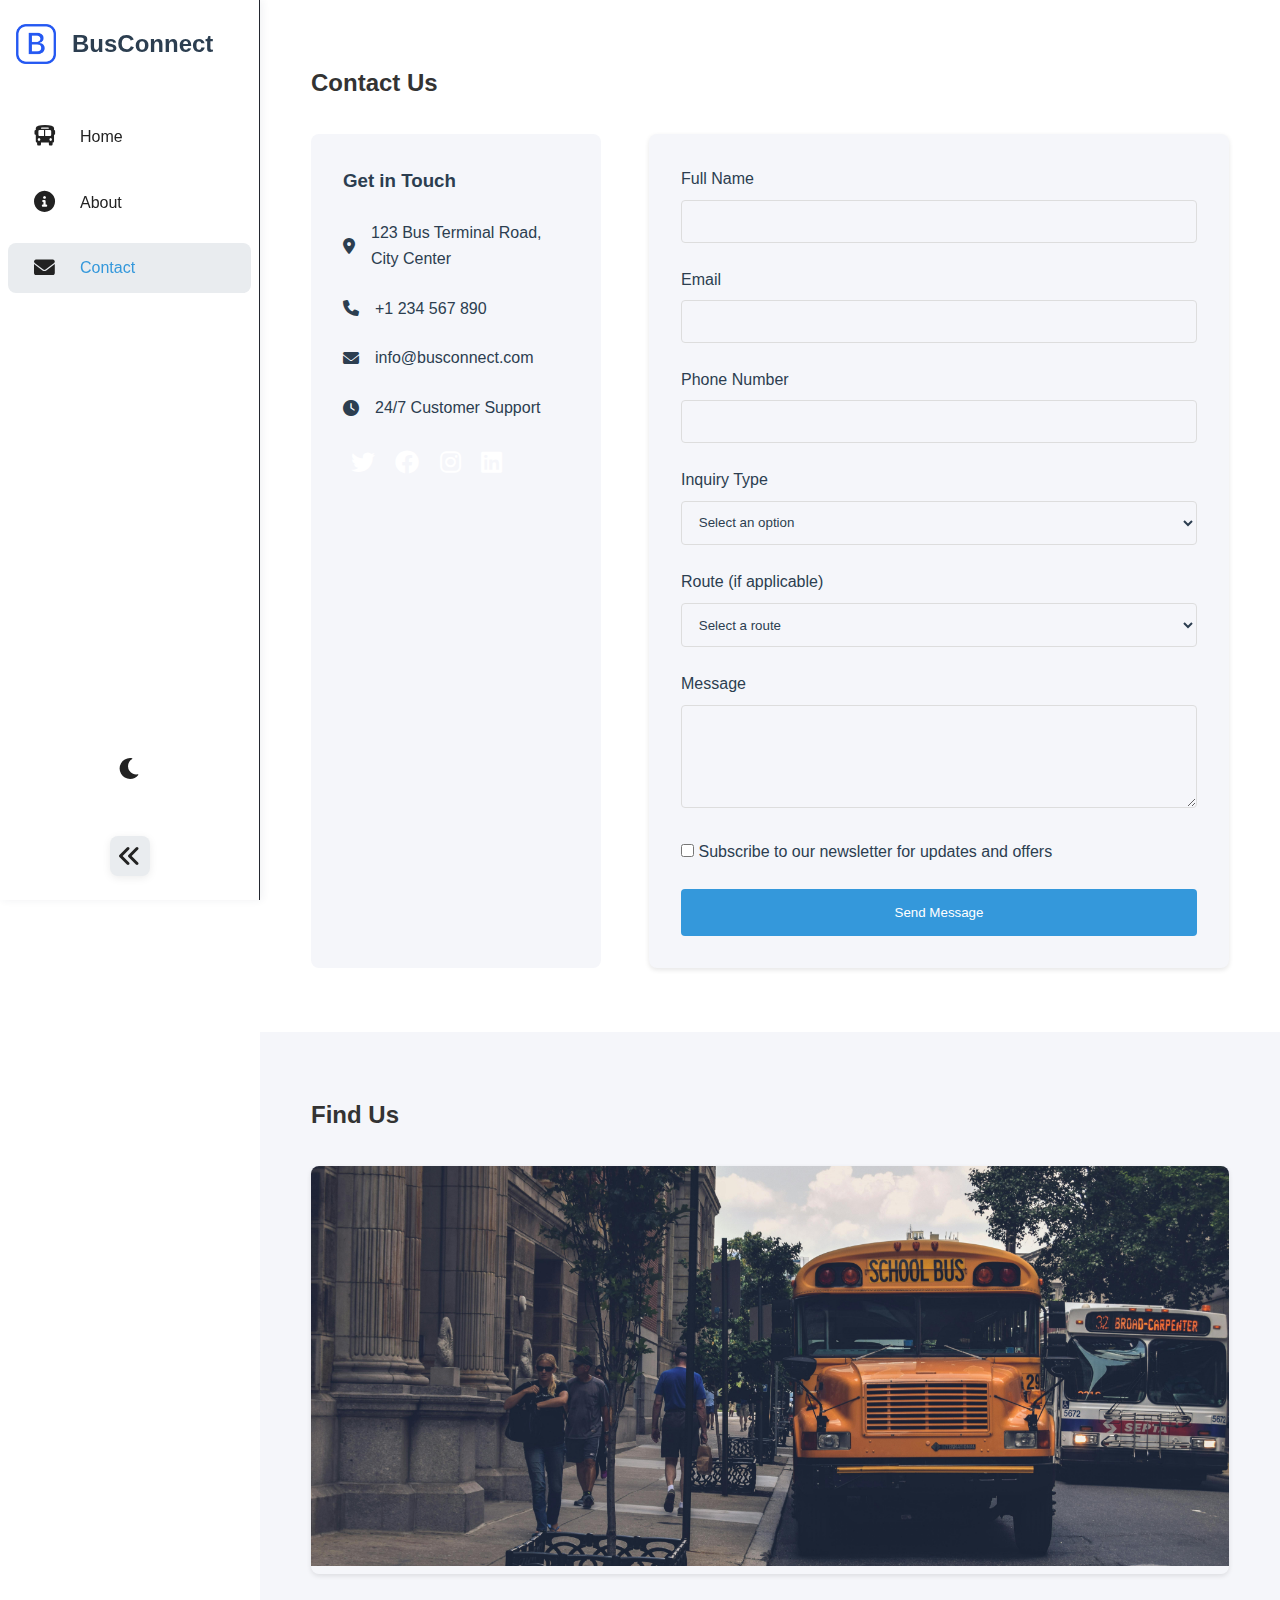
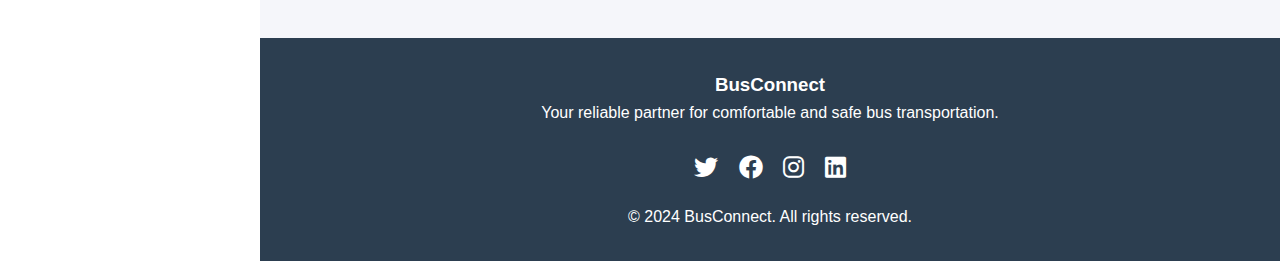
<file: contact.html>
<!DOCTYPE html>
<html lang="en">
<head>
    <meta charset="UTF-8">
    <meta name="viewport" content="width=device-width, initial-scale=1.0">
    <title>BusConnect - Contact Us</title>
    <link rel="stylesheet" href="styles.css">
    <link rel="stylesheet" href="https://cdnjs.cloudflare.com/ajax/libs/font-awesome/6.0.0/css/all.min.css">
</head>
<body>
    <aside class="sidebar">
        <div class="sidebar-header">
            <div class="logo">
                <img src="assets/images/logo.png" alt="BusConnect Logo">
                <h1>BusConnect</h1>
            </div>
        </div>
        <ul class="nav-links">
            <li><a href="index.html"><i class="fas fa-bus"></i> <span class="nav-text">Home</span></a></li>
            <li><a href="about.html"><i class="fas fa-info-circle"></i> <span class="nav-text">About</span></a></li>
            <li><a href="contact.html" class="active"><i class="fas fa-envelope"></i> <span class="nav-text">Contact</span></a></li>
        </ul>
        <button class="dark-mode-toggle" id="darkModeToggle" aria-label="Toggle dark mode"><i class="fas fa-moon"></i></button>
        <div class="sidebar-bottom">
            <button class="collapse-btn" id="collapseSidebar" aria-label="Collapse sidebar">
                <i class="fas fa-angle-double-left"></i>
            </button>
        </div>
    </aside>
    <div class="main-content">
        <section class="contact-section">
            <h2>Contact Us</h2>
            <div class="contact-container">
                <div class="contact-info">
                    <h3>Get in Touch</h3>
                    <div class="info-item">
                        <i class="fas fa-map-marker-alt"></i>
                        <p>123 Bus Terminal Road, City Center</p>
                    </div>
                    <div class="info-item">
                        <i class="fas fa-phone"></i>
                        <p>+1 234 567 890</p>
                    </div>
                    <div class="info-item">
                        <i class="fas fa-envelope"></i>
                        <p>info@busconnect.com</p>
                    </div>
                    <div class="info-item">
                        <i class="fas fa-clock"></i>
                        <p>24/7 Customer Support</p>
                    </div>
                    <div class="social-links">
                        <a href="#"><i class="fab fa-twitter"></i></a>
                        <a href="#"><i class="fab fa-facebook"></i></a>
                        <a href="#"><i class="fab fa-instagram"></i></a>
                        <a href="#"><i class="fab fa-linkedin"></i></a>
                    </div>
                </div>
                <form id="contact-form" class="contact-form">
                    <div class="form-group">
                        <label for="name">Full Name</label>
                        <input type="text" id="name" name="name" required>
                        <span class="error-message"></span>
                    </div>
                    <div class="form-group">
                        <label for="email">Email</label>
                        <input type="email" id="email" name="email" required>
                        <span class="error-message"></span>
                    </div>
                    <div class="form-group">
                        <label for="phone">Phone Number</label>
                        <input type="tel" id="phone" name="phone" required>
                        <span class="error-message"></span>
                    </div>
                    <div class="form-group">
                        <label for="inquiry-type">Inquiry Type</label>
                        <select id="inquiry-type" name="inquiry-type" required>
                            <option value="">Select an option</option>
                            <option value="schedule">Schedule Information</option>
                            <option value="booking">Booking Assistance</option>
                            <option value="complaint">Complaint</option>
                            <option value="feedback">Feedback</option>
                            <option value="other">Other</option>
                        </select>
                        <span class="error-message"></span>
                    </div>
                    <div class="form-group">
                        <label for="route">Route (if applicable)</label>
                        <select id="route" name="route">
                            <option value="">Select a route</option>
                            <option value="city-center">City Center Express</option>
                            <option value="suburban">Suburban Connect</option>
                            <option value="airport">Airport Shuttle</option>
                        </select>
                    </div>
                    <div class="form-group">
                        <label for="message">Message</label>
                        <textarea id="message" name="message" rows="5" required></textarea>
                        <span class="error-message"></span>
                    </div>
                    <div class="form-group">
                        <label class="checkbox-container">
                            <input type="checkbox" id="newsletter" name="newsletter">
                            <span class="checkmark"></span>
                            Subscribe to our newsletter for updates and offers
                        </label>
                    </div>
                    <button type="submit" class="submit-btn">Send Message</button>
                </form>
            </div>
        </section>
        <section class="map-section">
            <h2>Find Us</h2>
            <div class="map-container">
                <!-- Replace with actual map embed code -->
                <img src="assets/images/pexels-vlasceanu-1386484.jpg" alt="Bus Terminal Location" class="map-placeholder">
            </div>
        </section>
        <footer>
            <div class="footer-content">
                <div class="footer-info">
                    <h3>BusConnect</h3>
                    <p>Your reliable partner for comfortable and safe bus transportation.</p>
                </div>
                <div class="social-links">
                    <a href="#"><i class="fab fa-twitter"></i></a>
                    <a href="#"><i class="fab fa-facebook"></i></a>
                    <a href="#"><i class="fab fa-instagram"></i></a>
                    <a href="#"><i class="fab fa-linkedin"></i></a>
                </div>
                <p>&copy; 2024 BusConnect. All rights reserved.</p>
            </div>
        </footer>
    </div>
    <script src="script.js"></script>
</body>
</html>
</file>
<file: styles.css>
/* Reset and base styles */
* {
    margin: 0;
    padding: 0;
    box-sizing: border-box;
}

:root {
    --primary-color: #2c3e50;
    --secondary-color: #3498db;
    --accent-color: #e74c3c;
    --text-color: #333;
    --light-gray: #f5f6fa;
    --white: #ffffff;
    --success-color: #2ecc71;
    --error-color: #e74c3c;
    --sidebar-bg: #ffffff; /* Light mode sidebar */
    --sidebar-text: #222;
    --sidebar-active-bg: #e9ecef; /* Light mode active/hover */
    --collapse-btn-icon: #222; /* dark icon for light mode */
}

body {
    font-family: 'Segoe UI', Tahoma, Geneva, Verdana, sans-serif;
    line-height: 1.6;
    color: var(--text-color);
}

/* Navigation */
.navbar {
    background-color: var(--white);
    padding: 1rem 5%;
    display: flex;
    justify-content: space-between;
    align-items: center;
    box-shadow: 0 2px 5px rgba(0,0,0,0.1);
    position: sticky;
    top: 0;
    z-index: 1000;
}

.logo {
    display: flex;
    align-items: center;
    gap: 1rem;
}

.logo img {
    height: 40px;
    width: auto;
}

.logo h1 {
    color: var(--primary-color);
    font-size: 1.5rem;
}

.nav-links {
    display: flex;
    list-style: none;
    gap: 2rem;
}

.nav-links a {
    text-decoration: none;
    color: var(--text-color);
    font-weight: 500;
    transition: color 0.3s ease;
}

.nav-links a:hover,
.nav-links a.active {
    color: var(--secondary-color);
}

.hamburger {
    display: block;
    position: fixed;
    top: 1rem;
    left: 1rem;
    font-size: 2rem;
    background: #23272f;
    border: none;
    color: #fff;
    z-index: 3000;
    border-radius: 8px;
    width: 48px;
    height: 48px;
    display: flex;
    align-items: center;
    justify-content: center;
    box-shadow: 0 2px 8px rgba(0,0,0,0.12);
    cursor: pointer;
    transition: background 0.2s, color 0.2s;
}

.hamburger.active::before {
    content: '\00d7';
    font-size: 2.2rem;
    color: #fff;
    position: absolute;
    left: 0;
    right: 0;
    top: 0;
    bottom: 0;
    display: flex;
    align-items: center;
    justify-content: center;
    background: #23272f;
    border-radius: 8px;
    z-index: 3100;
}

.hamburger.active {
    color: #fff;
}

@media (min-width: 901px) {
    .hamburger {
        display: none;
    }
}

/* Hero Section */
.hero {
    background: linear-gradient(rgba(44, 62, 80, 0.9), rgba(44, 62, 80, 0.9)),
                url('assets/images/pexels-himanshu-singh-148036179-29639330.jpg') center/cover;
    color: var(--white);
    text-align: center;
    padding: 8rem 1rem;
}

.hero h2 {
    font-size: 3rem;
    margin-bottom: 1rem;
}

.hero p {
    font-size: 1.2rem;
    margin-bottom: 2rem;
}

.cta-button {
    display: inline-block;
    padding: 1rem 2rem;
    background-color: var(--secondary-color);
    color: var(--white);
    text-decoration: none;
    border-radius: 4px;
    transition: background-color 0.3s ease;
}

.cta-button:hover {
    background-color: #2980b9;
}

/* Routes Section */
.featured-routes {
    padding: 4rem 5%;
}

.featured-routes h2 {
    text-align: center;
    margin-bottom: 2rem;
}

.route-grid {
    display: grid;
    grid-template-columns: repeat(auto-fit, minmax(300px, 1fr));
    gap: 2rem;
}

.route-card {
    background: var(--white);
    border-radius: 8px;
    overflow: hidden;
    box-shadow: 0 2px 5px rgba(0,0,0,0.1);
    transition: transform 0.3s ease;
}

.route-card:hover {
    transform: translateY(-5px);
}

.route-card img {
    width: 100%;
    height: 200px;
    object-fit: cover;
}

.route-content {
    padding: 1.5rem;
}

.route-content h3 {
    margin-bottom: 1rem;
    color: var(--primary-color);
}

.route-details {
    display: flex;
    gap: 1rem;
    margin: 1rem 0;
    color: var(--text-color);
    font-size: 0.9rem;
}

.route-details span {
    display: flex;
    align-items: center;
    gap: 0.5rem;
}

.read-more {
    display: inline-block;
    margin-top: 1rem;
    color: var(--secondary-color);
    text-decoration: none;
    font-weight: 500;
}

/* Features Section */
.features {
    background-color: var(--light-gray);
    padding: 4rem 5%;
}

.features h2 {
    text-align: center;
    margin-bottom: 3rem;
}

.features-grid {
    display: grid;
    grid-template-columns: repeat(auto-fit, minmax(250px, 1fr));
    gap: 2rem;
}

.feature-item {
    text-align: center;
    padding: 2rem;
    background: var(--white);
    border-radius: 8px;
    box-shadow: 0 2px 5px rgba(0,0,0,0.1);
    transition: transform 0.3s ease;
}

.feature-item:hover {
    transform: translateY(-5px);
}

.feature-item i {
    font-size: 2.5rem;
    color: var(--secondary-color);
    margin-bottom: 1rem;
}

.feature-item h3 {
    margin-bottom: 1rem;
    color: var(--primary-color);
}

/* Contact Form */
.contact-section {
    padding: 4rem 5%;
}

.contact-container {
    display: grid;
    grid-template-columns: 1fr 2fr;
    gap: 3rem;
    margin-top: 2rem;
}

.contact-info {
    background-color: #f5f6fa;
    color: var(--primary-color);
    padding: 2rem;
    border-radius: 8px;
}

.info-item {
    display: flex;
    align-items: center;
    gap: 1rem;
    margin: 1.5rem 0;
}

.contact-form {
    background-color: #f5f6fa;
    padding: 2rem;
    border-radius: 8px;
    box-shadow: 0 2px 5px rgba(0,0,0,0.1);
}

.form-group {
    margin-bottom: 1.5rem;
}

.form-group label {
    display: block;
    margin-bottom: 0.5rem;
    color: var(--primary-color);
}

.form-group input,
.form-group select,
.form-group textarea {
    background-color: #f5f6fa;
    color: var(--primary-color);
    border: 1px solid #ddd;
    border-radius: 4px;
    padding: 0.8rem;
    width: 100%;
    transition: border-color 0.3s, background-color 0.3s;
}

.form-group input:focus,
.form-group select:focus,
.form-group textarea:focus {
    outline: none;
    border-color: var(--secondary-color);
}

body.dark-mode .contact-form input,
body.dark-mode .contact-form select,
body.dark-mode .contact-form textarea {
    background-color: #2d2f34;
    color: var(--text-color);
    border: 1px solid #444;
}

.error-message {
    color: var(--error-color);
    font-size: 0.9rem;
    margin-top: 0.5rem;
    display: none;
}

.checkbox-container {
    display: flex;
    align-items: center;
    gap: 0.5rem;
    cursor: pointer;
}

.checkbox-container input[type="checkbox"] {
    width: auto;
}

.submit-btn {
    background-color: var(--secondary-color);
    color: var(--white);
    padding: 1rem 2rem;
    border: none;
    border-radius: 4px;
    cursor: pointer;
    transition: background-color 0.3s ease;
    width: 100%;
}

.submit-btn:hover {
    background-color: #2980b9;
}

/* Map Section */
.map-section {
    padding: 4rem 5%;
    background-color: var(--light-gray);
}

.map-container {
    margin-top: 2rem;
    border-radius: 8px;
    overflow: hidden;
    box-shadow: 0 2px 5px rgba(0,0,0,0.1);
}

.map-placeholder {
    width: 100%;
    height: 400px;
    object-fit: cover;
}

/* Footer */
footer {
    background-color: var(--primary-color);
    color: var(--white);
    padding: 2rem 5%;
    text-align: center;
}

.footer-content {
    max-width: 1200px;
    margin: 0 auto;
}

.footer-info {
    margin-bottom: 1.5rem;
}

.social-links {
    margin-bottom: 1rem;
}

.social-links a {
    color: var(--white);
    margin: 0 0.5rem;
    font-size: 1.5rem;
    transition: color 0.3s ease;
}

.social-links a:hover {
    color: var(--secondary-color);
}

/* Responsive Design */
@media (max-width: 768px) {
    .nav-links {
        display: none;
        position: absolute;
        top: 100%;
        left: 0;
        right: 0;
        background-color: var(--white);
        padding: 1rem;
        flex-direction: column;
        text-align: center;
        box-shadow: 0 2px 5px rgba(0,0,0,0.1);
    }

    .nav-links.active {
        display: flex;
    }

    .hamburger {
        display: block;
    }

    .about-content,
    .contact-container {
        grid-template-columns: 1fr;
    }

    .hero h2 {
        font-size: 2rem;
    }

    .map-placeholder {
        height: 300px;
    }
}

@media (max-width: 480px) {
    .route-grid {
        grid-template-columns: 1fr;
    }

    .features-grid {
        grid-template-columns: 1fr;
    }

    .route-details {
        flex-direction: column;
    }
}

/* About Page Styles */
.about-section {
    padding: 4rem 5%;
}

.about-content {
    display: grid;
    grid-template-columns: 1fr 1fr;
    gap: 3rem;
    margin-top: 2rem;
}

.about-image img {
    width: 100%;
    height: 400px;
    object-fit: cover;
    border-radius: 8px;
    box-shadow: 0 2px 5px rgba(0,0,0,0.1);
}

.about-text h3 {
    color: var(--primary-color);
    margin: 1.5rem 0 1rem;
}

.about-text ul {
    list-style: none;
    margin: 1rem 0;
}

.about-text ul li {
    margin: 0.5rem 0;
    display: flex;
    align-items: center;
    gap: 0.5rem;
}

.about-text ul li i {
    color: var(--success-color);
}

/* Stats Section */
.stats-section {
    background-color: var(--primary-color);
    color: var(--white);
    padding: 4rem 5%;
}

.stats-container {
    display: grid;
    grid-template-columns: repeat(auto-fit, minmax(200px, 1fr));
    gap: 2rem;
    text-align: center;
}

.stat-item i {
    font-size: 2.5rem;
    margin-bottom: 1rem;
    color: var(--secondary-color);
}

.stat-item h3 {
    font-size: 2.5rem;
    margin-bottom: 0.5rem;
}

/* Fleet Section */
.fleet-section {
    padding: 4rem 5%;
    background-color: var(--light-gray);
}

.fleet-grid {
    display: grid;
    grid-template-columns: repeat(auto-fit, minmax(300px, 1fr));
    gap: 2rem;
    margin-top: 2rem;
}

.fleet-item {
    background: var(--white);
    border-radius: 8px;
    overflow: hidden;
    box-shadow: 0 2px 5px rgba(0,0,0,0.1);
    transition: transform 0.3s ease;
}

.fleet-item:hover {
    transform: translateY(-5px);
}

.fleet-item img {
    width: 100%;
    height: 200px;
    object-fit: cover;
}

.fleet-item h3 {
    color: var(--primary-color);
    margin: 1rem;
}

.fleet-item p {
    padding: 0 1rem 1rem;
    color: var(--text-color);
}

/* Safety Section */
.safety-section {
    padding: 4rem 5%;
}

.safety-content {
    display: grid;
    grid-template-columns: 1fr 1fr;
    gap: 3rem;
    margin-top: 2rem;
}

.safety-text ul {
    list-style: none;
    margin: 1rem 0;
}

.safety-text ul li {
    margin: 1rem 0;
    display: flex;
    align-items: center;
    gap: 1rem;
}

.safety-text ul li i {
    color: var(--secondary-color);
    font-size: 1.2rem;
}

.safety-image img {
    width: 100%;
    height: 400px;
    object-fit: cover;
    border-radius: 8px;
    box-shadow: 0 2px 5px rgba(0,0,0,0.1);
}

/* Responsive Design for About Page */
@media (max-width: 768px) {
    .about-content,
    .safety-content {
        grid-template-columns: 1fr;
    }

    .about-image img,
    .safety-image img {
        height: 300px;
    }

    .stats-container {
        grid-template-columns: repeat(2, 1fr);
    }
}

@media (max-width: 480px) {
    .stats-container {
        grid-template-columns: 1fr;
    }

    .fleet-grid {
        grid-template-columns: 1fr;
    }
}

/* Newsletter Section */
.newsletter {
    background: var(--light-gray);
    padding: 4rem 5%;
    text-align: center;
    border-radius: 8px;
    margin: 3rem auto;
    max-width: 600px;
    box-shadow: 0 2px 8px rgba(44, 62, 80, 0.07);
}

.newsletter h2 {
    color: var(--primary-color);
    margin-bottom: 0.5rem;
}

.newsletter p {
    color: var(--text-color);
    margin-bottom: 2rem;
}

#newsletter-form {
    display: flex;
    justify-content: center;
    align-items: center;
    gap: 1rem;
    flex-wrap: wrap;
}

#newsletter-form input[type="email"] {
    padding: 0.8rem 1rem;
    border: 1px solid #ddd;
    border-radius: 4px;
    font-size: 1rem;
    width: 250px;
    transition: border-color 0.3s;
}

#newsletter-form input[type="email"]:focus {
    border-color: var(--secondary-color);
    outline: none;
}

#newsletter-form button {
    padding: 0.8rem 2rem;
    background: var(--secondary-color);
    color: var(--white);
    border: none;
    border-radius: 4px;
    font-size: 1rem;
    cursor: pointer;
    transition: background 0.3s;
}

#newsletter-form button:hover {
    background: #2980b9;
}

@media (max-width: 600px) {
    .newsletter {
        padding: 2rem 1rem;
        max-width: 100%;
    }
    #newsletter-form {
        flex-direction: column;
        gap: 0.5rem;
    }
    #newsletter-form input[type="email"] {
        width: 100%;
    }
    #newsletter-form button {
        width: 100%;
    }
}

/* Sidebar Navigation */
.sidebar {
    position: fixed;
    top: 0;
    left: 0;
    width: 260px;
    height: 100vh;
    background: #fff;
    box-shadow: 2px 0 8px rgba(44,62,80,0.07);
    display: flex;
    flex-direction: column;
    z-index: 1100;
    transition: width 0.3s, left 0.3s;
    border-right: 1px solid #23272f;
}

.sidebar.collapsed {
    width: 70px;
}

.sidebar-header {
    display: flex;
    align-items: center;
    justify-content: space-between;
    padding: 1.5rem 1rem 1rem 1rem;
}

.sidebar .logo {
    display: flex;
    align-items: center;
    gap: 1rem;
}

.sidebar.collapsed .logo h1 {
    display: none;
}

.collapse-btn {
    background: var(--sidebar-active-bg);
    border: none;
    color: var(--collapse-btn-icon);
    border-radius: 8px;
    width: 40px;
    height: 40px;
    display: flex;
    align-items: center;
    justify-content: center;
    font-size: 1.5rem;
    box-shadow: 0 2px 8px rgba(0,0,0,0.08);
    cursor: pointer;
    transition: background 0.2s, color 0.2s;
}

.collapse-btn:hover {
    background: var(--secondary-color);
    color: #fff;
}

.sidebar .nav-links {
    list-style: none;
    padding: 2rem 0 0 0;
    margin: 0;
    flex: 1;
    display: flex;
    flex-direction: column;
    gap: 1rem;
}

.sidebar .nav-links li {
    width: 100%;
}

.sidebar .nav-links a {
    display: flex;
    align-items: center;
    gap: 0.5rem;
    font-size: 1rem;
    padding: 0.75rem 1.5rem;
    border-radius: 8px;
    margin: 0 0.5rem;
    transition: background 0.2s, color 0.2s;
}

.sidebar .nav-links a.active,
.sidebar .nav-links a:hover {
    background: var(--sidebar-active-bg);
    color: var(--secondary-color);
}

.sidebar.collapsed .nav-links a {
    justify-content: center;
    padding: 0.75rem 0.5rem;
}

.sidebar.collapsed .collapse-btn i {
    transform: rotate(180deg);
}

.dark-mode-toggle {
    background: none;
    border: none;
    color: var(--primary-color);
    font-size: 1.5rem;
    margin: 1rem auto 2rem auto;
    cursor: pointer;
    transition: color 0.3s;
    display: flex;
    align-items: center;
    justify-content: center;
}

.sidebar.collapsed .dark-mode-toggle {
    margin-left: 0;
    margin-right: 0;
}

/* Main Content Layout */
.main-content {
    margin-left: 260px;
    transition: margin-left 0.3s;
}

.sidebar.collapsed ~ .main-content {
    margin-left: 70px;
}

@media (max-width: 900px) {
    .sidebar {
        left: -260px;
        width: 260px;
        z-index: 1200;
        transition: left 0.3s;
    }
    .sidebar.active {
        left: 0;
    }
    .main-content {
        margin-left: 0;
    }
}

/* Dark Mode Variables */
:root.dark-mode {
    --primary-color: #f5f6fa;
    --secondary-color: #2980b9;
    --accent-color: #e67e22;
    --text-color: #f5f6fa;
    --light-gray: #23272f;
    --white: #181b20;
    --success-color: #27ae60;
    --error-color: #e74c3c;
    --sidebar-bg: #181b20; /* Dark mode sidebar */
    --sidebar-text: #fff;
    --sidebar-active-bg: #23272f; /* Dark mode active/hover */
    --collapse-btn-icon: #fff; /* white icon for dark mode */
}

body.dark-mode, :root.dark-mode body {
    background: var(--white);
    color: var(--text-color);
}

body.dark-mode .sidebar {
    background: var(--sidebar-bg);
    box-shadow: 2px 0 8px rgba(0,0,0,0.2);
}

body.dark-mode .sidebar .nav-links a {
    color: var(--text-color);
}

body.dark-mode .sidebar .nav-links a.active,
body.dark-mode .sidebar .nav-links a:hover {
    background: var(--sidebar-active-bg);
    color: var(--secondary-color);
    border-left: 4px solid var(--secondary-color);
}

body.dark-mode .sidebar .logo h1,
body.dark-mode .sidebar .logo img {
    filter: brightness(0.9);
}

body.dark-mode .collapse-btn,
body.dark-mode .dark-mode-toggle {
    color: var(--text-color);
}

body.dark-mode .main-content,
body.dark-mode main,
body.dark-mode section,
body.dark-mode .newsletter,
body.dark-mode .contact-form,
body.dark-mode .features,
body.dark-mode .fleet-section,
body.dark-mode .about-section,
body.dark-mode .stats-section,
body.dark-mode .safety-section {
    background: var(--white);
    color: var(--text-color);
}

body.dark-mode .newsletter,
body.dark-mode .features,
body.dark-mode .fleet-section,
body.dark-mode .stats-section,
body.dark-mode .safety-section {
    box-shadow: 0 2px 8px rgba(0,0,0,0.12);
}

body.dark-mode .cta-button,
body.dark-mode .submit-btn,
body.dark-mode #newsletter-form button {
    background: var(--secondary-color);
    color: var(--white);
}

body.dark-mode .cta-button:hover,
body.dark-mode .submit-btn:hover,
body.dark-mode #newsletter-form button:hover {
    background: #3498db;
}

body.dark-mode .route-card,
body.dark-mode .feature-item,
body.dark-mode .fleet-item,
body.dark-mode .contact-form {
    background: #23272f;
    color: var(--text-color);
}

body.dark-mode .route-card img,
body.dark-mode .fleet-item img,
body.dark-mode .about-image img,
body.dark-mode .safety-image img {
    filter: brightness(0.85);
}

body.dark-mode .footer-content,
body.dark-mode footer {
    background: #181b20;
    color: var(--text-color);
}

body.dark-mode .social-links a {
    color: var(--text-color);
}

body.dark-mode .social-links a:hover {
    color: var(--secondary-color);
}

body.dark-mode .contact-form,
body.dark-mode .contact-info {
    background-color: #23272f !important;
    color: var(--text-color);
}

/* Sidebar nav text visibility */
.sidebar .nav-text {
    display: inline;
    margin-left: 1rem;
    transition: opacity 0.2s, width 0.2s;
}
.sidebar.collapsed .nav-text {
    display: none;
}

/* Sidebar bottom collapse button */
.sidebar-bottom {
    margin-top: auto;
    padding: 1.5rem 0 1.5rem 0;
    display: flex;
    justify-content: center;
}
.collapse-btn {
    background: var(--sidebar-active-bg);
    border: none;
    color: var(--collapse-btn-icon);
    border-radius: 8px;
    width: 40px;
    height: 40px;
    display: flex;
    align-items: center;
    justify-content: center;
    font-size: 1.5rem;
    box-shadow: 0 2px 8px rgba(0,0,0,0.08);
    cursor: pointer;
    transition: background 0.2s, color 0.2s;
}
.collapse-btn:hover {
    background: var(--secondary-color);
    color: #fff;
}

.sidebar .nav-links i {
    font-size: 1.3rem;
    min-width: 24px;
    text-align: center;
}

.sidebar .nav-links a {
    color: var(--sidebar-text);
}
.sidebar .nav-links a.active,
.sidebar .nav-links a:hover {
    color: var(--secondary-color);
}
.sidebar .nav-links i {
    color: var(--sidebar-text);
}
.sidebar .collapse-btn,
.sidebar .dark-mode-toggle {
    color: var(--collapse-btn-icon);
}

/* OVERRIDE: Always show sidebar nav-links */
.sidebar .nav-links {
    display: flex !important;
    flex-direction: column !important;
    position: static !important;
    background: none !important;
    box-shadow: none !important;
    padding: 2rem 0 0 0 !important;
    margin: 0 !important;
    width: 100% !important;
}

/* Hide hamburger when sidebar is open */
.sidebar.active ~ .hamburger {
    display: none !important;
}
</file>
